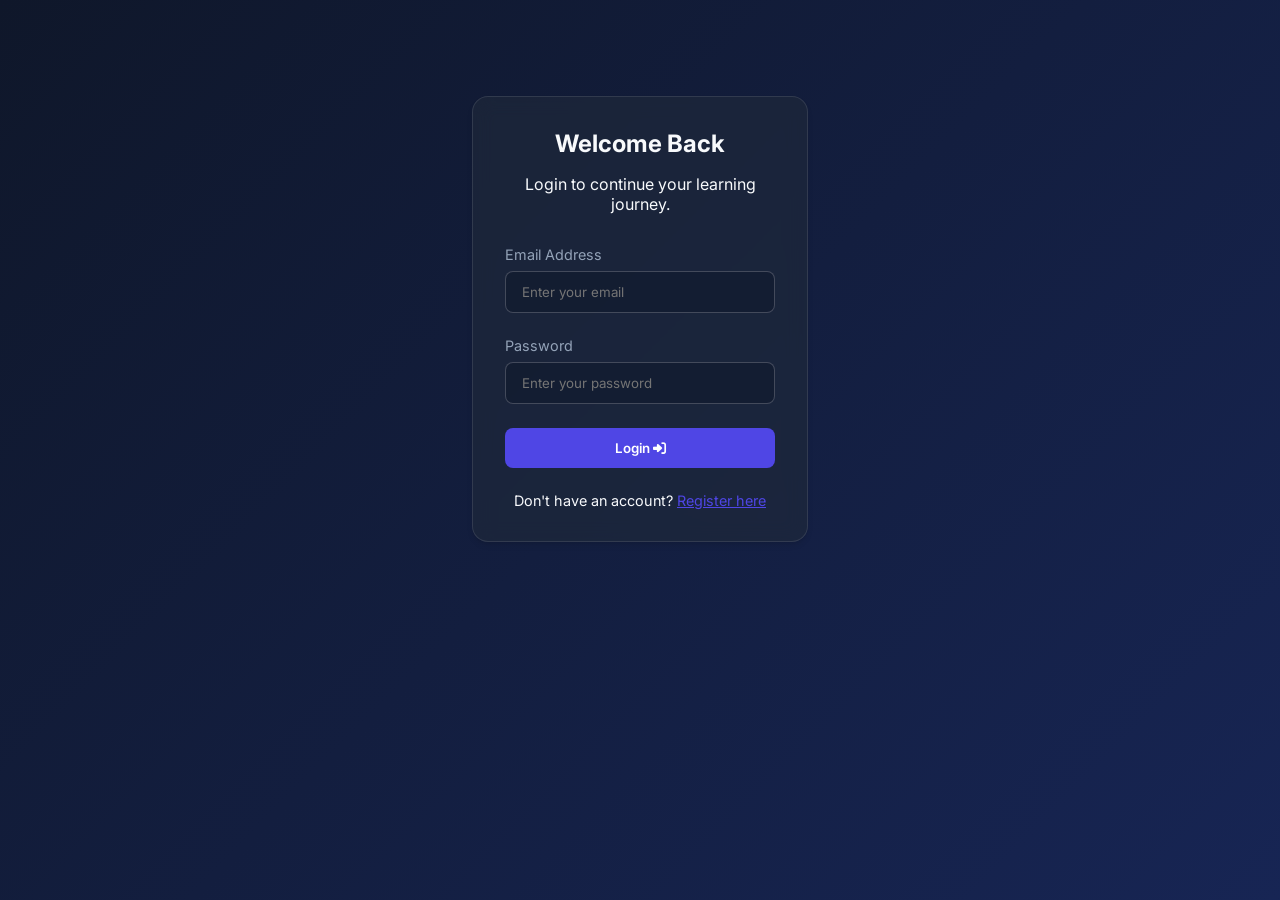
<file: frontend/index.html>
<!DOCTYPE html>
<html lang="en">
<head>
    <meta charset="UTF-8">
    <meta name="viewport" content="width=device-width, initial-scale=1.0">
    <title>Smart Quiz | Login</title>
    <!-- CSS -->
    <link rel="stylesheet" href="css/style.css">
    <!-- FontAwesome for Icons -->
    <link rel="stylesheet" href="https://cdnjs.cloudflare.com/ajax/libs/font-awesome/6.4.0/css/all.min.css">
    <!-- jQuery CDN -->
    <script src="https://code.jquery.com/jquery-3.7.0.min.js"></script>
</head>
<body>
    
    <div class="container auth-container slide-up">
        <!-- Login Form -->
        <div class="glass-card" id="loginFormContainer">
            <h2 class="text-center">Welcome Back</h2>
            <p class="text-center text-muted" style="margin-bottom: 2rem;">Login to continue your learning journey.</p>
            
            <form id="loginForm">
                <div class="form-group">
                    <label for="loginEmail">Email Address</label>
                    <input type="email" id="loginEmail" name="email" placeholder="Enter your email" required>
                    <div class="error-msg" id="loginEmailErr">Please enter a valid email.</div>
                </div>
                
                <div class="form-group">
                    <label for="loginPassword">Password</label>
                    <input type="password" id="loginPassword" name="password" placeholder="Enter your password" required>
                    <div class="error-msg" id="loginPassErr">Password is required.</div>
                </div>
                
                <button type="submit" class="btn">Login <i class="fas fa-sign-in-alt"></i></button>
                
                <p class="text-center" style="margin-top: 1.5rem; font-size: 0.9rem;">
                    Don't have an account? <a href="#" id="showRegister" style="color: var(--primary);">Register here</a>
                </p>
            </form>
        </div>

        <!-- Registration Form (Hidden by default) -->
        <div class="glass-card hidden" id="registerFormContainer">
            <h2 class="text-center">Create Account</h2>
            <p class="text-center text-muted" style="margin-bottom: 2rem;">Join the Smart Quiz ecosystem.</p>
            
            <form id="registerForm">
                <div class="form-group">
                    <label for="regName">Full Name</label>
                    <input type="text" id="regName" name="name" placeholder="John Doe" required>
                    <div class="error-msg" id="regNameErr">Name must be at least 3 characters.</div>
                </div>

                <div class="form-group">
                    <label for="regEmail">Email Address</label>
                    <input type="email" id="regEmail" name="email" placeholder="Enter your email" required>
                    <div class="error-msg" id="regEmailErr">Please enter a valid email.</div>
                </div>
                
                <div class="form-group">
                    <label for="regPassword">Password</label>
                    <input type="password" id="regPassword" name="password" placeholder="Create a password" required>
                    <div class="error-msg" id="regPassErr">Password must be at least 6 characters.</div>
                </div>
                
                <button type="submit" class="btn">Register <i class="fas fa-user-plus"></i></button>
                
                <p class="text-center" style="margin-top: 1.5rem; font-size: 0.9rem;">
                    Already have an account? <a href="#" id="showLogin" style="color: var(--primary);">Login here</a>
                </p>
            </form>
        </div>
    </div>

    <script src="js/auth.js"></script>
</body>
</html>
</file>
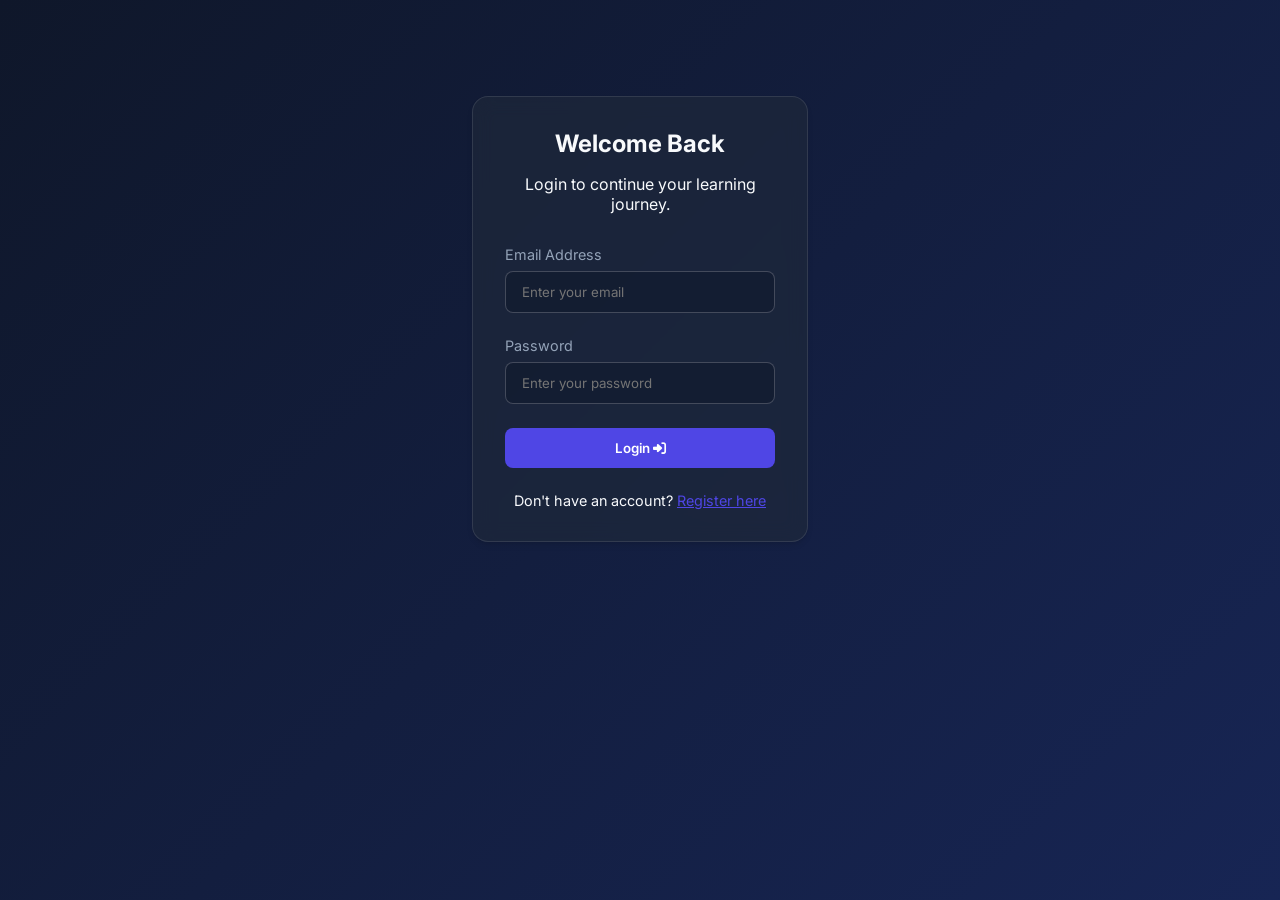
<file: frontend/admin.html>
<!DOCTYPE html>
<html lang="en">
<head>
    <meta charset="UTF-8">
    <meta name="viewport" content="width=device-width, initial-scale=1.0">
    <title>Smart Quiz | Admin Panel</title>
    <link rel="stylesheet" href="css/style.css">
    <link rel="stylesheet" href="https://cdnjs.cloudflare.com/ajax/libs/font-awesome/6.4.0/css/all.min.css">
    <script src="https://code.jquery.com/jquery-3.7.0.min.js"></script>
</head>
<body>
    <div class="container slide-up">
        <header class="quiz-header">
            <div>
                <h1 style="margin-bottom: 0;">Admin Panel</h1>
                <p class="text-muted">Manage Subjects and Questions</p>
            </div>
            <div>
                <button id="dashboardBtn" class="btn btn-secondary" style="width: auto;"><i class="fas fa-home"></i> Back to Dashboard</button>
            </div>
        </header>

        <div class="subject-grid" style="grid-template-columns: 1fr; gap: 1rem;">
            <!-- Form to Add Question -->
            <div class="glass-card">
                <h3><i class="fas fa-plus-circle" style="color: var(--success);"></i> Add New Question</h3>
                <hr style="border: 1px solid rgba(255,255,255,0.1); margin: 1rem 0;">
                
                <form id="addQuestionForm">
                    <div style="display: grid; grid-template-columns: 1fr 2fr; gap: 1rem;">
                        <div class="form-group">
                            <label>Subject</label>
                            <select id="qSubject" required>
                                <option value="" disabled selected>Select Subject</option>
                                <option value="CN">Computer Networks (CN)</option>
                                <option value="OS">Operating Systems (OS)</option>
                                <option value="WDL">Web Dev Lab (WDL)</option>
                                <option value="AOA">Analysis of Alg (AOA)</option>
                                <option value="EVS">Environmental Science (EVS)</option>
                                <option value="IoT">Internet of Things (IoT)</option>
                            </select>
                        </div>
                        <div class="form-group">
                            <label>Exam Type</label>
                            <select id="qExamType" required>
                                <option value="mid_sem">Mid Sem</option>
                                <option value="end_sem">End Sem</option>
                            </select>
                        </div>

                        <div class="form-group">
                            <label>Question Text</label>
                            <input type="text" id="qText" placeholder="Enter the question here..." required>
                        </div>
                    </div>

                    <div style="display: grid; grid-template-columns: 1fr 1fr; gap: 1rem;">
                        <div class="form-group">
                            <label>Option 1 (A)</label>
                            <input type="text" id="qOpt1" placeholder="Option 1" required>
                        </div>
                        <div class="form-group">
                            <label>Option 2 (B)</label>
                            <input type="text" id="qOpt2" placeholder="Option 2" required>
                        </div>
                        <div class="form-group">
                            <label>Option 3 (C)</label>
                            <input type="text" id="qOpt3" placeholder="Option 3" required>
                        </div>
                        <div class="form-group">
                            <label>Option 4 (D)</label>
                            <input type="text" id="qOpt4" placeholder="Option 4" required>
                        </div>
                    </div>

                    <div class="form-group">
                        <label>Correct Answer</label>
                        <select id="qAnswer" required>
                            <option value="" disabled selected>Select the correct answer</option>
                            <option value="1">Option 1</option>
                            <option value="2">Option 2</option>
                            <option value="3">Option 3</option>
                            <option value="4">Option 4</option>
                        </select>
                    </div>

                    <button type="submit" class="btn" style="max-width: 200px;"><i class="fas fa-save"></i> Save Question</button>
                    <span id="saveStatus" style="margin-left: 1rem; font-weight: bold; color: var(--success); display: none;">Saved Successfully!</span>
                </form>
            </div>
        </div>
    </div>

    <script src="js/admin.js"></script>
</body>
</html>
</file>
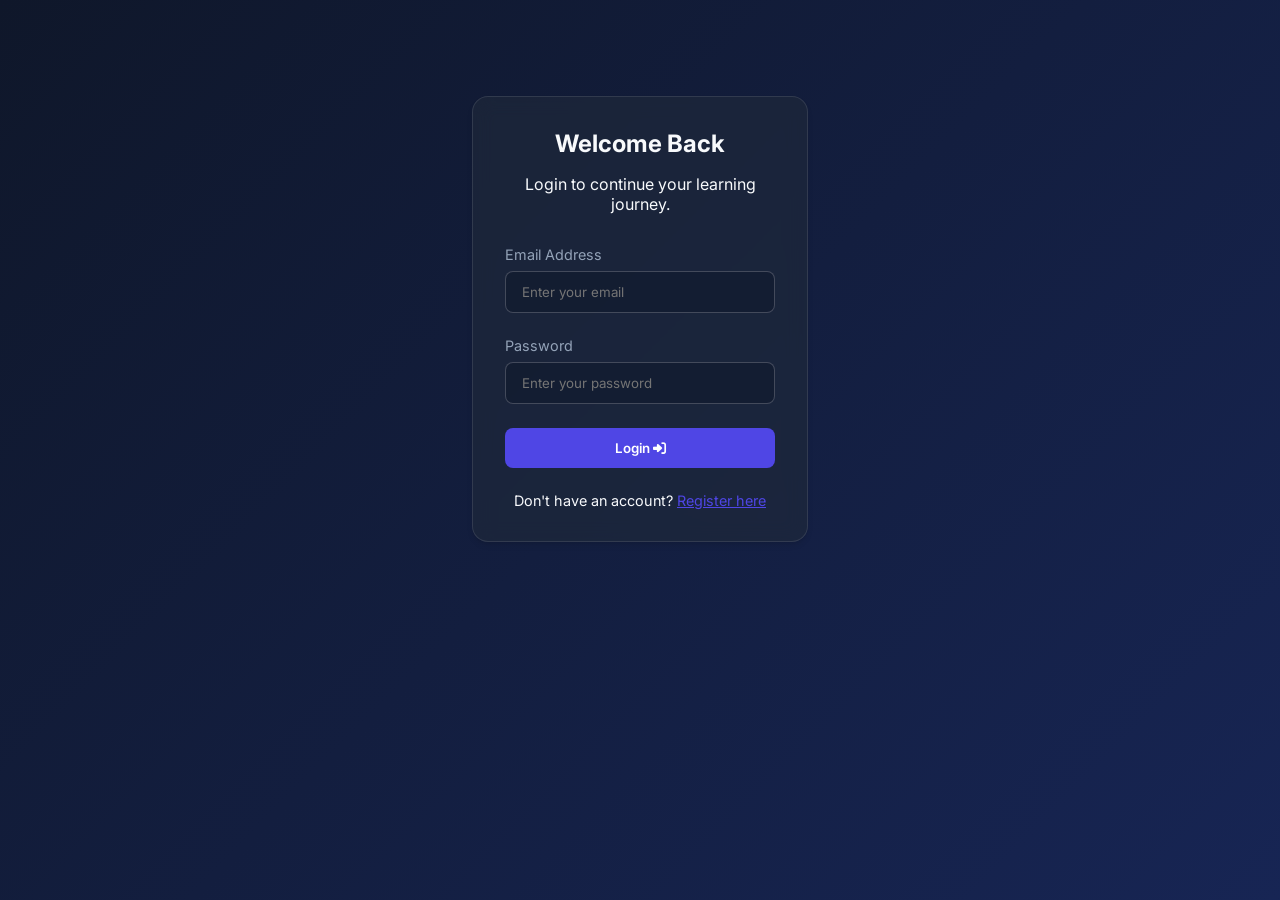
<file: frontend/dashboard.html>
<!DOCTYPE html>
<html lang="en">
<head>
    <meta charset="UTF-8">
    <meta name="viewport" content="width=device-width, initial-scale=1.0">
    <title>Smart Quiz | Dashboard</title>
    <link rel="stylesheet" href="css/style.css">
    <link rel="stylesheet" href="https://cdnjs.cloudflare.com/ajax/libs/font-awesome/6.4.0/css/all.min.css">
    <script src="https://code.jquery.com/jquery-3.7.0.min.js"></script>
    <style>
        /* Modal Styles */
        .modal {
            display: none; 
            position: fixed; 
            z-index: 1000; 
            left: 0;
            top: 0;
            width: 100%; 
            height: 100%; 
            background-color: rgba(0,0,0,0.5); 
            backdrop-filter: blur(5px);
            align-items: center;
            justify-content: center;
        }
        .modal-content {
            background: var(--bg-card);
            border: 1px solid rgba(255, 255, 255, 0.1);
            border-radius: 12px;
            padding: 2rem;
            width: 90%;
            max-width: 400px;
            text-align: center;
            box-shadow: 0 10px 30px rgba(0,0,0,0.5);
            animation: slideUp 0.3s ease-out forwards;
        }
        .modal-title { margin-top: 0; font-size: 1.5rem; margin-bottom: 1.5rem;}
        .exam-btn {
            display: block; width: 100%; padding: 1rem; margin-bottom: 1rem;
            font-size: 1.1rem; border-radius: 8px; cursor: pointer;
            transition: all 0.2s; border: none; font-weight: 600;
        }
        .btn-mid { background: #3b82f6; color: white; }
        .btn-mid:hover { background: #2563eb; transform: translateY(-2px); }
        .btn-end { background: #8b5cf6; color: white; margin-bottom: 0px;}
        .btn-end:hover { background: #7c3aed; transform: translateY(-2px); }
        .close-modal {
            position: absolute; top: 1rem; right: 1.5rem; color: #9ca3af;
            font-size: 1.5rem; cursor: pointer; transition: 0.2s;
        }
        .close-modal:hover { color: white; }
    </style>
</head>
<body>
    <div class="container slide-up">
        <header class="quiz-header">
            <div>
                <h1 style="margin-bottom: 0;">Dashboard</h1>
                <p class="text-muted" id="welcomeText">Welcome back, Student!</p>
            </div>
            <div>
                <button id="adminBtn" class="btn btn-secondary hidden" style="margin-right: 1rem;"><i class="fas fa-cog"></i> Admin Panel</button>
                <button id="logoutBtn" class="btn" style="width: auto;"><i class="fas fa-sign-out-alt"></i> Logout</button>
            </div>
        </header>

        <!-- Quote of the day (Fetch API implementation) -->
        <div class="quote-section glass-card" id="quoteContainer">
            <h3 style="font-size: 1.1rem; margin-bottom: 0.5rem;"><i class="fas fa-lightbulb" style="color: #f59e0b;"></i> Inspiration</h3>
            <p id="quoteText">Loading inspiration...</p>
            <small id="quoteAuthor" class="text-muted"></small>
        </div>

        <h2 style="margin-top: 2rem;">Your Activity</h2>
        <div class="glass-card" style="margin-bottom: 2rem;">
            <div id="activityStats" style="display: flex; gap: 2rem; margin-bottom: 1rem; align-items: center;">
                <div>
                    <h3 style="margin:0; font-size: 2rem;" id="totalTests">0</h3>
                    <p class="text-muted" style="margin:0;">Tests Attempted</p>
                </div>
                <div>
                    <h3 style="margin:0; font-size: 2rem;" id="averageScore">0%</h3>
                    <p class="text-muted" style="margin:0;">Average Score</p>
                </div>
            </div>
            
            <div id="activityHistory" style="max-height: 200px; overflow-y: auto;">
                <p class="text-muted">Loading your past attempts...</p>
            </div>
        </div>

        <h2 style="margin-top: 1rem;">Select a Subject</h2>
        
        <div class="subject-grid">
            <div class="glass-card subject-card" data-subject="CN">
                <div class="subject-icon"><i class="fas fa-network-wired"></i></div>
                <h3>Computer Networks</h3>
                <p class="text-muted">Test your knowledge on protocols and networking.</p>
            </div>
            
            <div class="glass-card subject-card" data-subject="OS">
                <div class="subject-icon"><i class="fas fa-microchip"></i></div>
                <h3>Operating Systems</h3>
                <p class="text-muted">CPU scheduling, memory management, and more.</p>
            </div>
            
            <div class="glass-card subject-card" data-subject="WDL">
                <div class="subject-icon"><i class="fas fa-code"></i></div>
                <h3>Web Dev Lab</h3>
                <p class="text-muted">HTML, CSS, JS, PHP, and Web technologies.</p>
            </div>
            
            <div class="glass-card subject-card" data-subject="AOA">
                <div class="subject-icon"><i class="fas fa-project-diagram"></i></div>
                <h3>Analysis of Alg.</h3>
                <p class="text-muted">Time complexity, paths, and search algorithms.</p>
            </div>

            <div class="glass-card subject-card" data-subject="EVS">
                <div class="subject-icon"><i class="fas fa-leaf"></i></div>
                <h3>Environmental Sci.</h3>
                <p class="text-muted">Ecology, sustainability, and green initiatives.</p>
            </div>

            <div class="glass-card subject-card" data-subject="IoT">
                <div class="subject-icon"><i class="fas fa-server"></i></div>
                <h3>Internet of Things</h3>
                <p class="text-muted">Sensors, MQTT, embedded systems, and connectivity.</p>
            </div>
        </div>
    </div>

    <!-- Modal -->
    <div id="examModal" class="modal">
        <div class="modal-content">
            <span class="close-modal">&times;</span>
            <h2 class="modal-title" id="modalSubjectTitle">Subject</h2>
            <p class="text-muted" style="margin-bottom: 2rem;">Select your exam type</p>
            <button class="exam-btn btn-mid" data-type="mid_sem">Mid Sem Exam <br><small style="font-weight: normal; opacity: 0.8">15 Questions | 15 Minutes</small></button>
            <button class="exam-btn btn-end" data-type="end_sem">End Sem Exam <br><small style="font-weight: normal; opacity: 0.8">20 Questions | 20 Minutes</small></button>
        </div>
    </div>

    <script src="js/dashboard.js"></script>
</body>
</html>
</file>
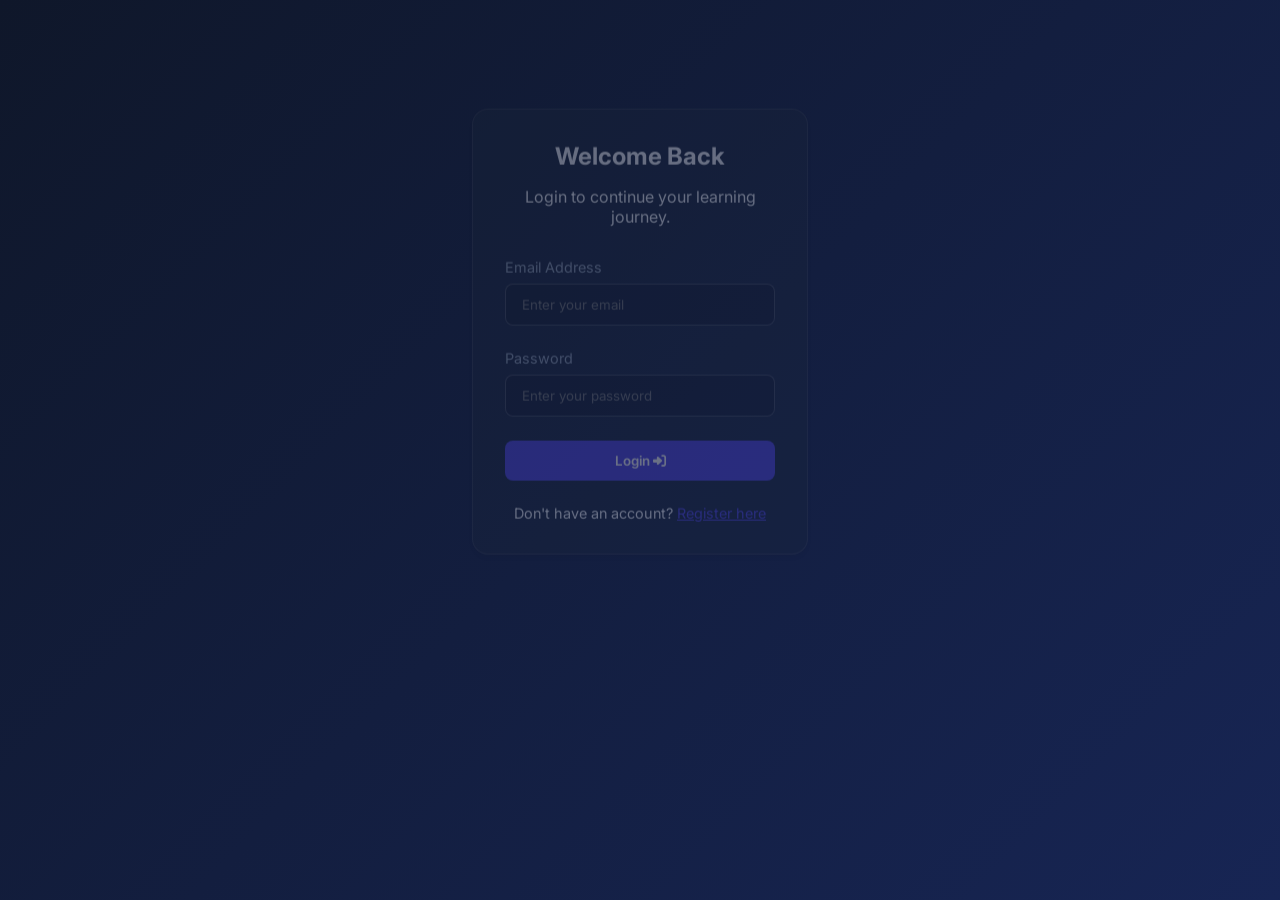
<file: frontend/quiz.html>
<!DOCTYPE html>
<html lang="en">
<head>
    <meta charset="UTF-8">
    <meta name="viewport" content="width=device-width, initial-scale=1.0">
    <title>Smart Quiz</title>
    <link rel="stylesheet" href="css/style.css">
    <link rel="stylesheet" href="https://cdnjs.cloudflare.com/ajax/libs/font-awesome/6.4.0/css/all.min.css">
    <script src="https://code.jquery.com/jquery-3.7.0.min.js"></script>
</head>
<body style="display: none;"> <!-- Hidden initially for fade-in effect -->

    <!-- AJAX Loader -->
    <div class="loader-container" id="ajaxLoader">
        <div style="text-align: center;">
            <div class="spinner text-center" style="margin: 0 auto 1rem auto;"></div>
            <p>Fetching questions... <br><small class="text-muted">Loading via AJAX</small></p>
        </div>
    </div>

    <div class="container slide-up" id="quizContainer" style="display: none;">
        <header class="quiz-header">
            <div>
                <h2 style="margin-bottom: 0;" id="subjectTitle">Quiz</h2>
                <p class="text-muted" id="questionCounter">Question 1 of 10</p>
            </div>
            <div class="timer" id="timerDisplay">
                <i class="fas fa-clock"></i> <span>10:00</span>
            </div>
        </header>

        <div class="progress-container">
            <div class="progress-bar" id="progressBar"></div>
        </div>

        <div class="glass-card" style="margin-bottom: 2rem;">
            <h3 id="questionText">Loading question...</h3>
            
            <div class="options-container" id="optionsContainer">
                <!-- Options injected via JS -->
            </div>
        </div>

        <div style="display: flex; justify-content: space-between;">
            <button id="prevBtn" class="btn btn-secondary" style="width: auto; visibility: hidden;"><i class="fas fa-arrow-left"></i> Previous</button>
            <button id="nextBtn" class="btn" style="width: auto;">Next <i class="fas fa-arrow-right"></i></button>
            <button id="submitBtn" class="btn" style="width: auto; display: none;"><i class="fas fa-check-circle"></i> Submit Quiz</button>
        </div>
    </div>

    <!-- Result View -->
    <div class="container slide-up" id="resultContainer" style="display: none; text-align: center;">
        <div class="glass-card" style="max-width: 600px; margin: 0 auto;">
            <h2>Quiz Complete!</h2>
            <div style="margin: 2rem 0;">
                <div style="position: relative; width: 150px; height: 150px; margin: 0 auto;">
                    <!-- Simple animated circle using conic-gradient -->
                    <div id="scoreCircle" style="width: 100%; height: 100%; border-radius: 50%; background: conic-gradient(var(--success) 0%, transparent 0%); display: flex; align-items: center; justify-content: center;">
                        <div style="background: var(--bg-card); width: 120px; height: 120px; border-radius: 50%; display: flex; align-items: center; justify-content: center; flex-direction: column;">
                            <h2 style="margin: 0; color: var(--success);" id="scorePercentage">0%</h2>
                        </div>
                    </div>
                </div>
            </div>
            <p style="font-size: 1.2rem; margin-bottom: 2rem;">You scored <b id="scoreValue"></b> out of <b id="totalValue"></b></p>
            
            <button id="returnDashboardBtn" class="btn btn-secondary">Return to Dashboard</button>
        </div>
    </div>

    <script src="js/quiz.js"></script>
</body>
</html>
</file>
<file: frontend/css/style.css>
@import url('https://fonts.googleapis.com/css2?family=Inter:wght@300;400;600;700&display=swap');

:root {
    --primary: #4f46e5;
    --primary-hover: #4338ca;
    --secondary: #ec4899;
    --bg-dark: #0f172a;
    --bg-card: rgba(30, 41, 59, 0.7);
    --text-main: #f8fafc;
    --text-muted: #94a3b8;
    --success: #10b981;
    --error: #ef4444;
}

* {
    margin: 0;
    padding: 0;
    box-sizing: border-box;
    font-family: 'Inter', sans-serif;
}

body {
    background: linear-gradient(135deg, var(--bg-dark) 0%, #172554 100%);
    color: var(--text-main);
    min-height: 100vh;
    display: flex;
    flex-direction: column;
    overflow-x: hidden;
}

/* Typography & Utilities */
h1, h2, h3 { font-weight: 700; margin-bottom: 1rem; }
.text-center { text-align: center; }
.hidden { display: none !important; }

/* Custom Container */
.container {
    width: 100%;
    max-width: 1200px;
    margin: 0 auto;
    padding: 2rem;
    flex: 1;
}

/* Glassmorphism Cards */
.glass-card {
    background: var(--bg-card);
    backdrop-filter: blur(10px);
    -webkit-backdrop-filter: blur(10px);
    border: 1px solid rgba(255, 255, 255, 0.1);
    border-radius: 16px;
    padding: 2rem;
    box-shadow: 0 4px 6px -1px rgba(0, 0, 0, 0.1), 0 2px 4px -1px rgba(0, 0, 0, 0.06);
    transition: transform 0.3s ease, box-shadow 0.3s ease;
}

.glass-card:hover {
    transform: translateY(-5px);
    box-shadow: 0 10px 15px -3px rgba(0, 0, 0, 0.1), 0 4px 6px -2px rgba(0, 0, 0, 0.05);
}

/* Forms & Inputs */
.form-group {
    margin-bottom: 1.5rem;
    position: relative;
}

label {
    display: block;
    margin-bottom: 0.5rem;
    color: var(--text-muted);
    font-size: 0.9rem;
}

input, select {
    width: 100%;
    padding: 0.75rem 1rem;
    border-radius: 8px;
    border: 1px solid rgba(255,255,255,0.2);
    background: rgba(15, 23, 42, 0.5);
    color: var(--text-main);
    transition: all 0.3s ease;
}

input:focus, select:focus {
    outline: none;
    border-color: var(--primary);
    box-shadow: 0 0 0 3px rgba(79, 70, 229, 0.3);
}

/* Buttons */
.btn {
    display: inline-block;
    width: 100%;
    padding: 0.75rem 1.5rem;
    border: none;
    border-radius: 8px;
    background: var(--primary);
    color: white;
    font-weight: 600;
    cursor: pointer;
    transition: background 0.3s, transform 0.2s, box-shadow 0.2s;
    text-align: center;
}

.btn:hover {
    background: var(--primary-hover);
    transform: scale(1.02);
    box-shadow: 0 4px 12px rgba(79, 70, 229, 0.4);
}

.btn-secondary {
    background: var(--secondary);
}

.btn-secondary:hover {
    background: #db2777;
    box-shadow: 0 4px 12px rgba(236, 72, 153, 0.4);
}

/* Auth Section */
.auth-container {
    max-width: 400px;
    margin: 4rem auto;
}

/* Dashboard Subject Grid */
.subject-grid {
    display: grid;
    grid-template-columns: repeat(auto-fit, minmax(250px, 1fr));
    gap: 1.5rem;
    margin-top: 2rem;
}

.subject-card {
    text-align: center;
    cursor: pointer;
    position: relative;
    overflow: hidden;
}

.subject-card::before {
    content: '';
    position: absolute;
    top: 0; left: -100%; width: 50%; height: 100%;
    background: linear-gradient(90deg, transparent, rgba(255,255,255,0.1), transparent);
    transition: left 0.5s;
}

.subject-card:hover::before {
    left: 100%;
}

.subject-icon {
    font-size: 3rem;
    margin-bottom: 1rem;
    color: var(--primary);
}

/* Quiz Interface */
.quiz-header {
    display: flex;
    justify-content: space-between;
    align-items: center;
    margin-bottom: 2rem;
    border-bottom: 1px solid rgba(255,255,255,0.1);
    padding-bottom: 1rem;
}

.timer {
    font-size: 1.25rem;
    font-weight: bold;
    color: var(--secondary);
    display: flex;
    align-items: center;
    gap: 0.5rem;
}

.progress-container {
    width: 100%;
    height: 8px;
    background: rgba(255,255,255,0.1);
    border-radius: 4px;
    margin-bottom: 2rem;
    overflow: hidden;
}

.progress-bar {
    height: 100%;
    background: var(--primary);
    width: 0%;
    transition: width 0.3s ease;
}

.options-container {
    display: flex;
    flex-direction: column;
    gap: 1rem;
    margin-top: 1.5rem;
}

.option-btn {
    background: rgba(255,255,255,0.05);
    border: 1px solid rgba(255,255,255,0.1);
    padding: 1rem;
    border-radius: 8px;
    text-align: left;
    color: var(--text-main);
    cursor: pointer;
    transition: all 0.2s;
}

.option-btn:hover {
    background: rgba(255,255,255,0.1);
    border-color: var(--primary);
}

.option-btn.selected {
    background: rgba(79, 70, 229, 0.2);
    border-color: var(--primary);
    box-shadow: inset 0 0 0 2px var(--primary);
}

/* Loading Spinner (AJAX) */
.loader-container {
    position: fixed;
    top: 0; left: 0; right: 0; bottom: 0;
    background: rgba(15, 23, 42, 0.9);
    display: flex;
    justify-content: center;
    align-items: center;
    z-index: 1000;
}

.spinner {
    width: 50px;
    height: 50px;
    border: 5px solid rgba(255,255,255,0.1);
    border-top-color: var(--primary);
    border-radius: 50%;
    animation: spin 1s linear infinite;
}

@keyframes spin { 100% { transform: rotate(360deg); } }

/* CSS Animations for entry */
.fade-in {
    animation: fadeIn 0.5s ease forwards;
}

.slide-up {
    animation: slideUp 0.5s ease forwards;
}

@keyframes fadeIn {
    from { opacity: 0; }
    to { opacity: 1; }
}

@keyframes slideUp {
    from { opacity: 0; transform: translateY(20px); }
    to { opacity: 1; transform: translateY(0); }
}

/* Quote Section */
.quote-section {
    background: rgba(79, 70, 229, 0.1);
    border-left: 4px solid var(--primary);
    padding: 1rem 1.5rem;
    border-radius: 0 8px 8px 0;
    margin-bottom: 2rem;
    font-style: italic;
}

/* Validation styling */
.error-msg {
    color: var(--error);
    font-size: 0.8rem;
    margin-top: 0.25rem;
    display: none;
}
.input-error {
    border-color: var(--error);
}
</file>
